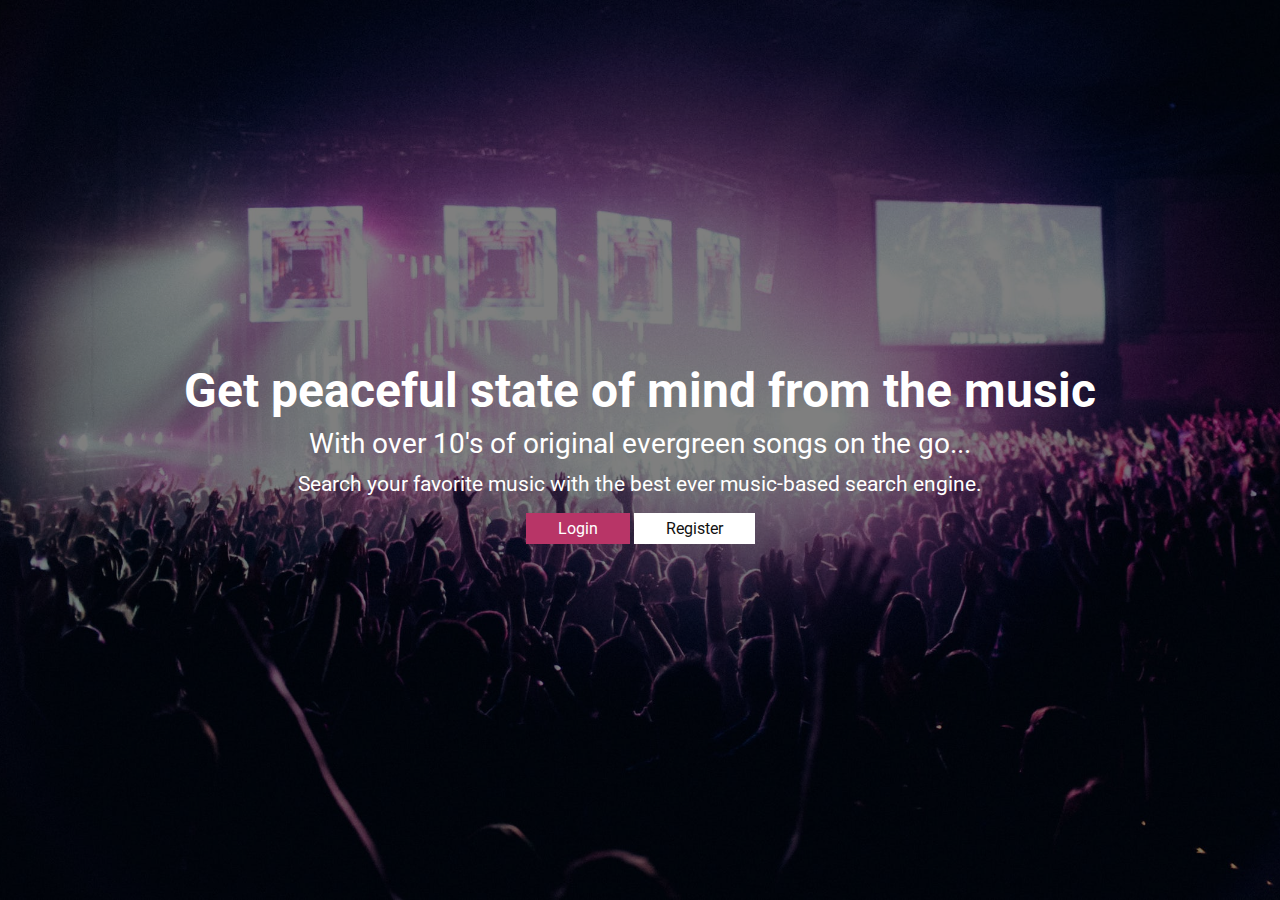
<file: index.html>
<!DOCTYPE html>
<html lang="en">
<head>
    <meta charset="UTF-8">
    <meta http-equiv="X-UA-Compatible" content="IE=edge">
    <meta name="viewport" content="width=device-width, initial-scale=1.0">
    <title>Musicify - Explore music with us !</title>
    <link rel="stylesheet" href="css/style.css">
</head>
<body>

    <!-- Section: top-hero-text -->
    <section id="top-hero-text">
        <div class="top-hero-text-container">
            <div class="texts">
                <h1 class="main-heading">Get peaceful state of mind from the music</h1>
                <p class="primary-text">With over 10's of original evergreen songs on the go...</p>
                <p class="secondary-text">Search your favorite music with the best ever music-based search engine.</p>
            </div>
            <div class="buttons">
                <a href="login.html" class="btn-primary">Login</a>
                <a href="signup.html" class="btn-secondary">Register</a>
            </div>
        </div>
    </section>

</body>
</html>
</file>
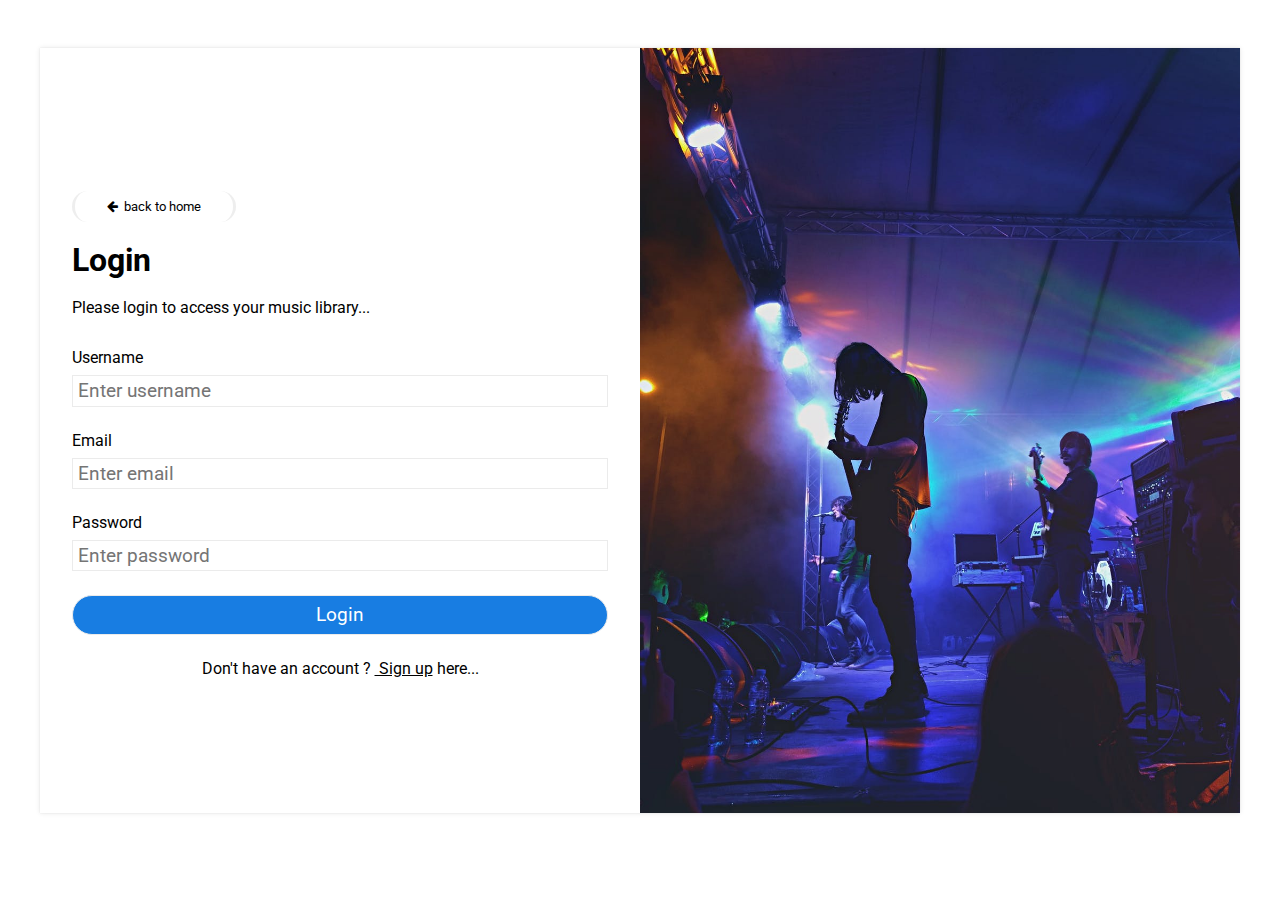
<file: login.html>
<!DOCTYPE html>
<html lang="en">
<head>
    <meta charset="UTF-8">
    <meta http-equiv="X-UA-Compatible" content="IE=edge">
    <meta name="viewport" content="width=device-width, initial-scale=1.0">
    <title>Musicify - Login !</title>
    <link rel="stylesheet" href="https://cdnjs.cloudflare.com/ajax/libs/font-awesome/4.7.0/css/font-awesome.css">
    <link rel="stylesheet" href="css/style.css">
</head>
<body>

    <!-- Section: login-area -->
    <div id="login">
        <div class="container login-container">
            <div class="main-login-area">
                <div class="login-view">
                    <div class="texts">
                        <a href="index.html" class="back-text"><i class="fa fa-arrow-left"></i>&nbsp; back to home</a>
                        <h1>Login</h1>
                        <p>Please login to access your music library...</p>
                    </div>
                    <form action="">
                        <div class="input-group">
                            <label for="username">Username</label>
                            <input type="text" name="username" id="username" placeholder="Enter username">
                        </div>
                        <div class="input-group">
                            <label for="email">Email</label>
                            <input type="email" name="email" id="email" placeholder="Enter email">
                        </div>
                        <div class="input-group">
                            <label for="password">Password</label>
                            <input type="password" name="password" id="password" placeholder="Enter password">
                        </div>
                        <div class="input-group">
                            <input type="submit" value="Login">
                        </div>
                        <div class="input-group">
                            <p>Don't have an account ? <a href="signup.html" class="signup-text">&nbsp;Sign up</a> here...</p>
                        </div>
                    </form>
                </div>
                <div class="image-view"></div>
            </div>
        </div>
    </div>

</body>
</html>
</file>
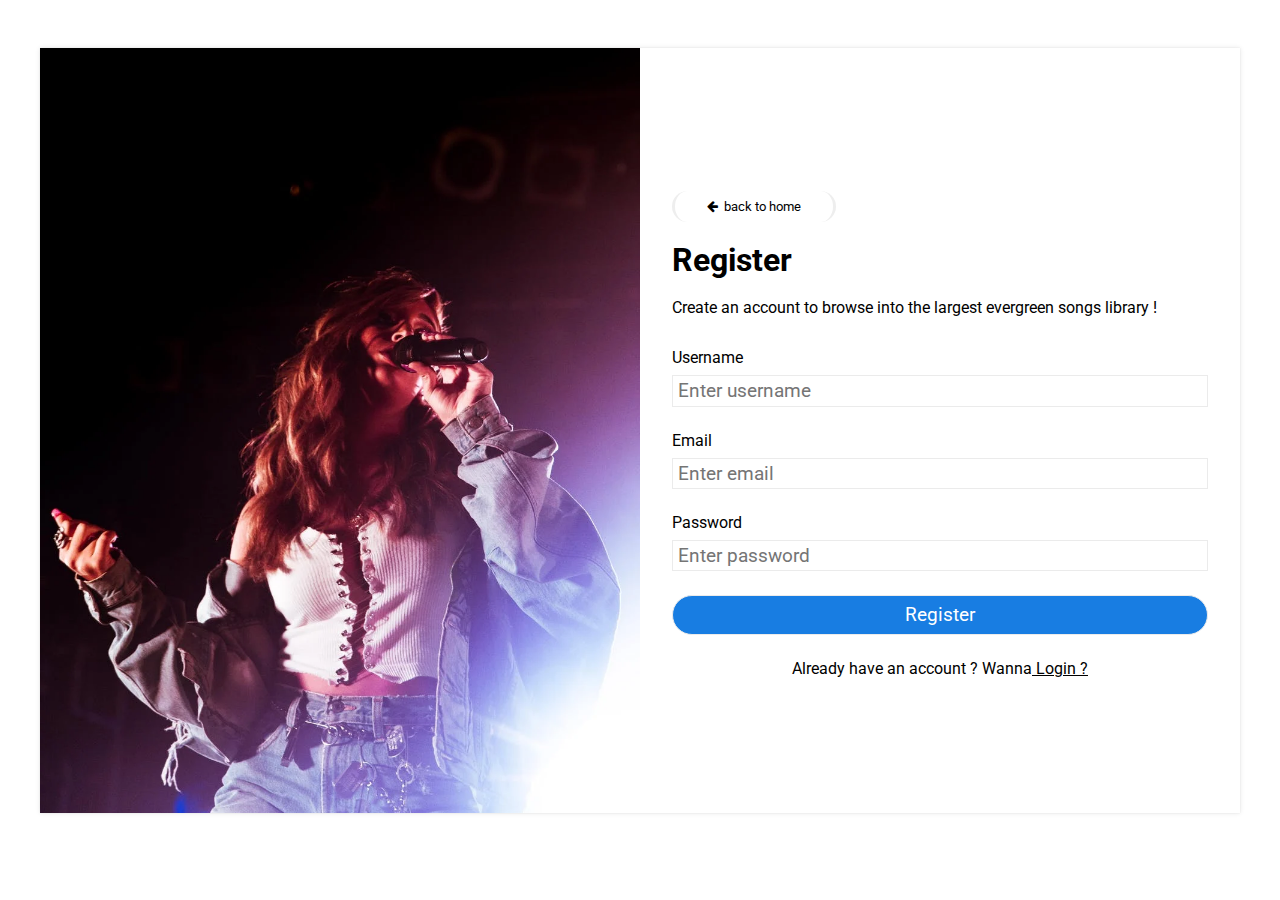
<file: signup.html>
<!DOCTYPE html>
<html lang="en">
<head>
    <meta charset="UTF-8">
    <meta http-equiv="X-UA-Compatible" content="IE=edge">
    <meta name="viewport" content="width=device-width, initial-scale=1.0">
    <title>Musicify - Sign up !</title>
    <link rel="stylesheet" href="https://cdnjs.cloudflare.com/ajax/libs/font-awesome/4.7.0/css/font-awesome.css">
    <link rel="stylesheet" href="css/style.css">
</head>
<body>

    <!-- Section: login-area -->
    <div id="register">
        <div class="container register-container">
            <div class="main-register-area">
                <div class="image-view"></div>
                <div class="register-view">
                    <div class="texts">
                        <a href="index.html" class="back-text"><i class="fa fa-arrow-left"></i>&nbsp; back to home</a>
                        <h1>Register</h1>
                        <p>Create an account to browse into the largest evergreen songs library !</p>
                    </div>
                    <form action="">
                        <div class="input-group">
                            <label for="username">Username</label>
                            <input type="text" name="username" id="username" placeholder="Enter username">
                        </div>
                        <div class="input-group">
                            <label for="email">Email</label>
                            <input type="email" name="email" id="email" placeholder="Enter email">
                        </div>
                        <div class="input-group">
                            <label for="password">Password</label>
                            <input type="password" name="password" id="password" placeholder="Enter password">
                        </div>
                        <div class="input-group">
                            <input type="submit" value="Register">
                        </div>
                        <div class="input-group">
                            <p>Already have an account ? Wanna<a href="login.html" class="login-text">&nbsp;Login ?</a></p>
                        </div>
                    </form>
                </div>
            </div>
        </div>
    </div>

</body>
</html>
</file>
<file: css/style.css>
@import url('https://fonts.googleapis.com/css2?family=Roboto:wght@300&display=swap');
:root {
    --roboto: 'Roboto', sans-serif;
}

/* Reset */
* {
    margin: 0;
    padding: 0;
    box-sizing: border-box;
}

body {
    font-family: var(--roboto);
}

/* Core */
a {
    text-decoration: none;
    color: #000;
}

/* Utility classes */
.container {
    max-width: 1200px;
    margin: auto;
}

.main-heading {
    font-size: 3rem;
}

.primary-text {
    font-size: 1.75rem;
    padding: .5rem 0 .75rem 0;
}

.secondary-text {
    font-size: 1.3rem;
    padding: 0rem 0 .75rem 0;
}

.btn-primary {
    color: #fff;
    padding: .4rem 2rem;
    text-align: center;
    background: rgb(184, 53, 103);
    transition: .3s all;
}

.btn-primary:hover {
    background: rgb(241, 51, 124);
}

.btn-secondary {
    text-align: center;
    padding: .4rem 2rem;
    background: #fff;
    color: #111;
    transition: .3s all;
}

.btn-secondary:hover {
    background: #000;
    color: #fff;
}

.back-text {
    display: flex;
    justify-content: center;
    display: inline-block;
    padding: .5rem 2rem;
    font-size: .8rem;
    border-right: 3px solid #eee;
    border-left: 3px solid #eee;
    border-radius: 20px;
    margin: 1.2rem 0;
}

.signup-text,
.login-text {
    text-decoration: underline;
}

/* Section: top-hero-text-container */
#top-hero-text {
    height: 100vh;
}

#top-hero-text .top-hero-text-container::before {
    content: '';
    position: absolute;
    top: 0;
    right: 0;
    left: 0;
    bottom: 0;
    background: rgba(0, 0, 0, 0.5);
    z-index: -1;
}

#top-hero-text .top-hero-text-container {
    position: relative;
    height: 100%;
    background: url('../images//hero-background.jpg') no-repeat center center/cover;
    display: flex;
    flex-direction: column;
    align-items: center;
    justify-content: center;
    color: #fff;
    z-index: 1;
}

#top-hero-text .top-hero-text-container .texts {
    text-align: center;
}

#top-hero-text .top-hero-text-container .buttons {
    padding-top: .7rem;
}

/* login */
#login,
#register {
    padding: 3rem 1rem;
}

#login .login-container,
#register .register-container  {
    z-index: 100;
    /* margin-top: 3rem; */
    box-shadow: rgba(0, 0, 0, 0.1) 0px 0px 5px 0px, rgba(0, 0, 0, 0.1) 0px 0px 1px 0px;
}

#login .login-container .main-login-area,
#register .register-container .main-register-area {
    display: grid;
    grid-template-columns: repeat(2, 1fr); 
}

#login .login-container .main-login-area .login-view,
#register .register-container .main-register-area .register-view {
    display: flex;
    /* align-items: center; */
    flex-direction: column;
    justify-content: center;
    padding: 1.2rem 2rem;
    height: 85vh;
}

#login .login-container .main-login-area .login-view .texts p,
#register .register-container .main-register-area .register-view .texts p {
    padding: 1.2rem 0;
}

#login .login-container .main-login-area .image-view {
    background: url('../images/login-image.jpg') no-repeat center center/cover;
}

#register .register-container .main-register-area .image-view {
    background: url('../images/register-image.jpg') no-repeat center center/cover;
}

#login .login-container .main-login-area .login-view form .input-group,
#register .register-container .main-register-area .register-view form .input-group  {
    display: flex;
    flex-direction: column;
    padding: .75rem 0;
}

#login .login-container .main-login-area .login-view form .input-group label,
#register .register-container .main-register-area .register-view form .input-group label {
    padding-bottom: .5rem;
}

#login .login-container .main-login-area .login-view form .input-group input,
#register .register-container .main-register-area .register-view form .input-group input  {
    font-size: 1.2rem;
    padding: .2rem .3rem;
    outline: none;
    font-family: var(--roboto);
    border: 1px solid #ebebeb;
}

#login .login-container .main-login-area .login-view form .input-group input[type="submit"],
#register .register-container .main-register-area .register-view form .input-group input[type="submit"] {
    background: rgb(24, 125, 226);
    color: #fff;
    cursor: pointer;
    padding: .45rem;
    transition: .3s all;
    border-radius: 30px;
}

#login .login-container .main-login-area .login-view form .input-group input[type="submit"]:hover,
#register .register-container .main-register-area .register-view form .input-group input[type="submit"]:hover {
    background: rgb(19, 133, 247);
}

#login .login-container .main-login-area .login-view form div:last-child,
#register .register-container .main-register-area .register-view form div:last-child {
    text-align: center;
}

/* For smaller devices */
@media screen and (max-width: 965px) {
    .main-heading {
        font-size: 2rem;
    }

    .primary-text {
        font-size: 1.45rem;
    }

    .secondary-text {
        font-size: 1.2rem;
    }
}

@media screen and (max-width: 750px) {

    #login .login-container .main-login-area,
    #register .register-container .main-register-area {
        grid-template-columns: 1fr;
    }

    #login .login-container .main-login-area .image-view,
    #register .register-container .main-register-area .image-view {
        display: none;
    }

}

@media screen and (max-width: 620px) {
    .main-heading {
        font-size: 1.7rem;
    }

    .primary-text {
        font-size: 1.2rem;
    }

    .secondary-text {
        font-size: 1rem;
    }
}

@media screen and (max-width: 520px) {
    .main-heading {
        font-size: 1.5rem;
    }

    .primary-text {
        font-size: 1rem;
        line-height: 1.5;
    }

    .secondary-text {
        font-size: .9rem;
        line-height: 1.5;
    }
}

@media screen and (max-width: 445px) {
    .main-heading {
        font-size: 1.2rem;
    }

    .primary-text {
        font-size: 1rem;
    }

    .secondary-text {
        font-size: .6rem;
    }
}

@media screen and (max-width: 250px) {
    #top-hero-text .top-hero-text-container .buttons {
        display: flex;
        flex-direction: column;
    }

    #top-hero-text .top-hero-text-container .buttons a {
        display: inline-block;
        margin: .3rem 0;
        width: 100%;
    }
}

@media screen and (max-height: 650px) {
    #login .login-container .main-login-area .login-view {
        height: 100%;
    }
}
</file>
